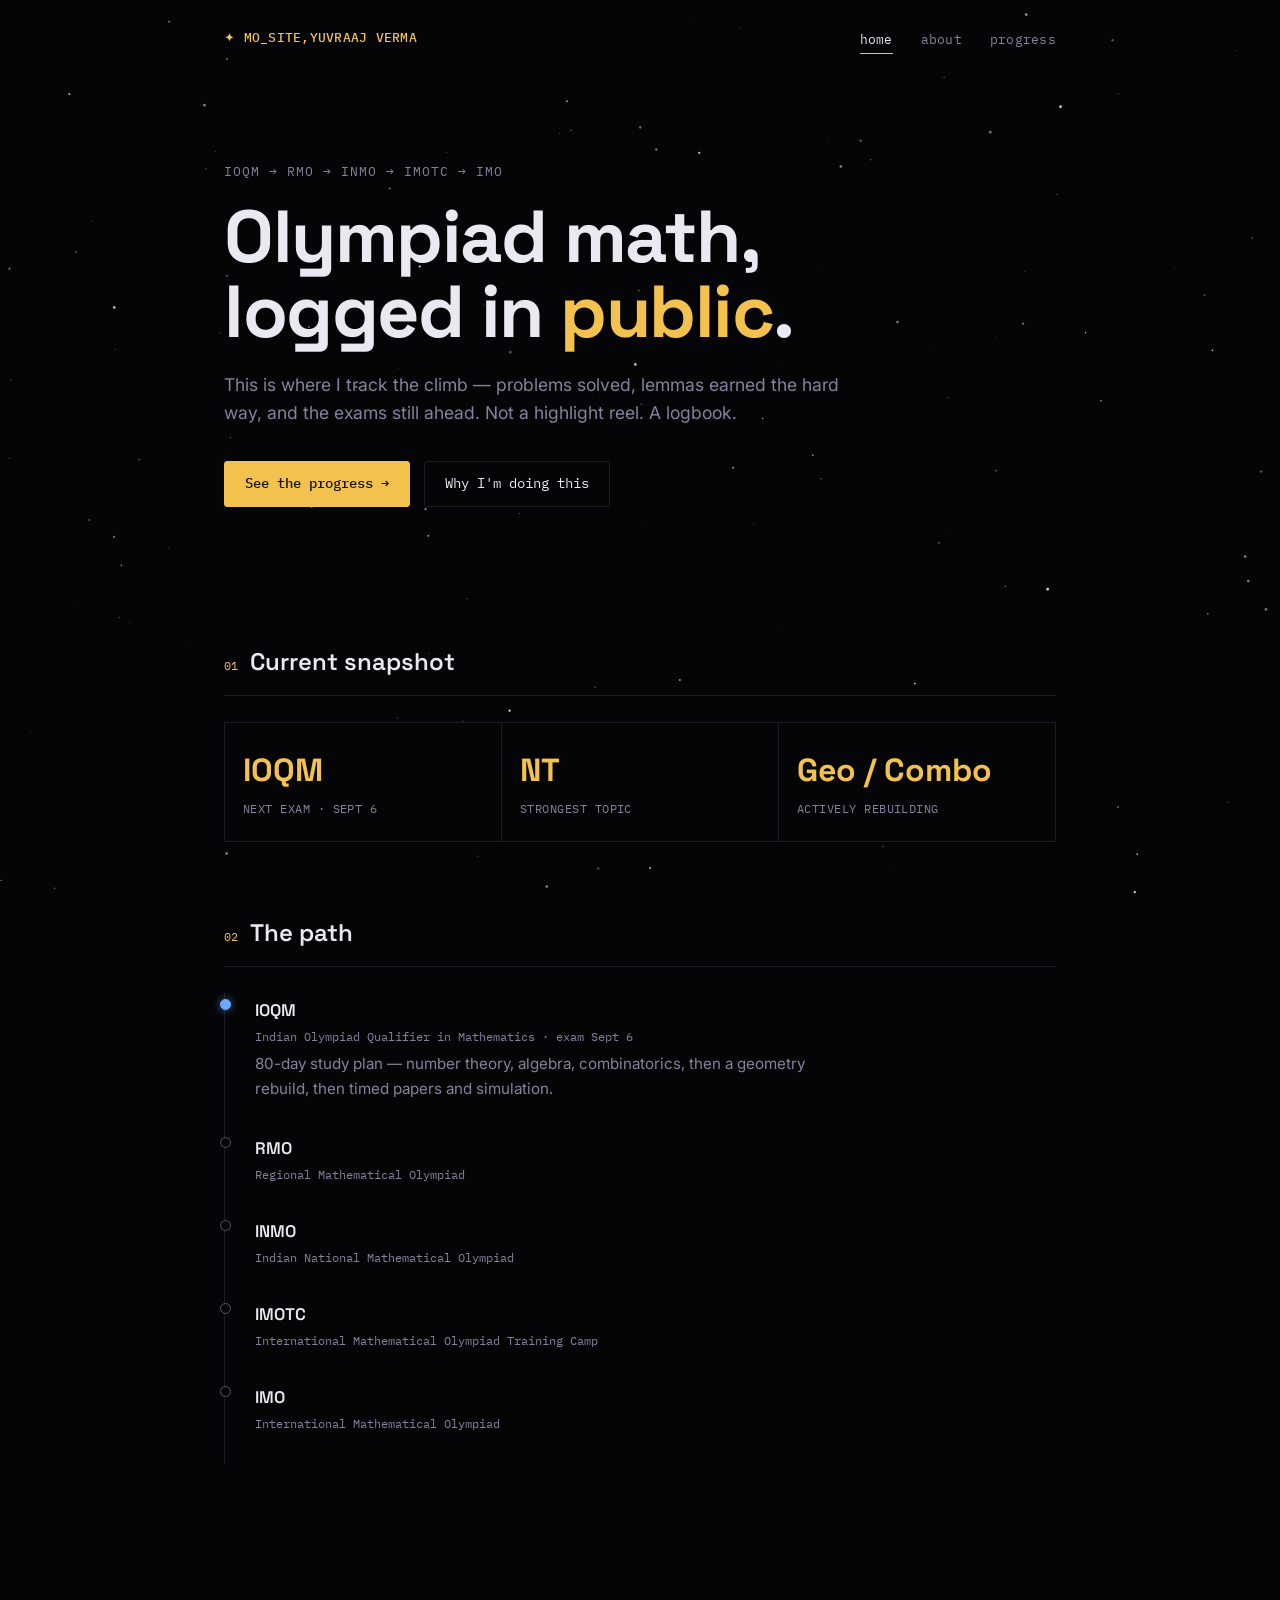
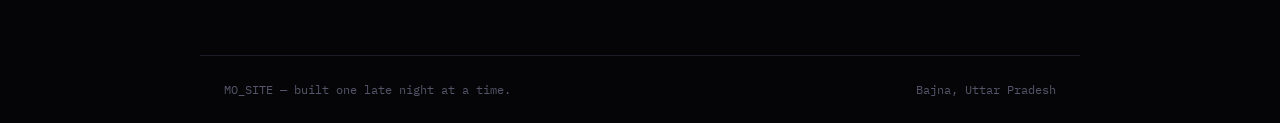
<file: MO_SITE/index.html>
<!DOCTYPE html>
<html lang="en">
<head>
<meta charset="UTF-8">
<meta name="viewport" content="width=device-width, initial-scale=1.0">
<title>MO_SITE — olympiad math, in progress</title>
<meta name="description" content="A running record of one student's climb through IOQM, RMO, INMO and beyond.">
<link rel="stylesheet" href="styles.css">
</head>
<body>

<canvas id="stars" aria-hidden="true"></canvas>

<nav class="constellation-nav">
  <a class="mark" href="index.html">MO_SITE,YUVRAAJ VERMA</a>
  <ul>
    <li><a href="index.html" aria-current="page">home</a></li>
    <li><a href="about.html">about</a></li>
    <li><a href="progress.html">progress</a></li>
  </ul>
</nav>

<main class="shell">

  <section class="hero" style="margin-top:0;">
    <p class="eyebrow">IOQM → RMO → INMO → IMOTC → IMO</p>
    <h1>Olympiad math,<br>logged in <span>public</span>.</h1>
    <p class="lede">This is where I track the climb — problems solved, lemmas earned the hard way, and the exams still ahead. Not a highlight reel. A logbook.</p>
    <div class="actions">
      <a class="btn primary" href="progress.html">See the progress →</a>
      <a class="btn" href="about.html">Why I'm doing this</a>
    </div>
  </section>

  <section aria-labelledby="snapshot-head">
    <div class="section-head">
      <span class="tag">01</span>
      <h2 id="snapshot-head">Current snapshot</h2>
    </div>
    <div class="stat-grid">
      <div class="stat">
        <div class="num">IOQM</div>
        <div class="label">Next exam · Sept 6</div>
      </div>
      <div class="stat">
        <div class="num">NT</div>
        <div class="label">Strongest topic</div>
      </div>
      <div class="stat">
        <div class="num">Geo / Combo</div>
        <div class="label">Actively rebuilding</div>
      </div>
    </div>
  </section>

  <section aria-labelledby="path-head">
    <div class="section-head">
      <span class="tag">02</span>
      <h2 id="path-head">The path</h2>
    </div>
    <ul class="roadmap">
      <li class="active">
        <div class="stage-name">IOQM</div>
        <div class="stage-meta">Indian Olympiad Qualifier in Mathematics · exam Sept 6</div>
        <div class="stage-note">80-day study plan — number theory, algebra, combinatorics, then a geometry rebuild, then timed papers and simulation.</div>
      </li>
      <li>
        <div class="stage-name">RMO</div>
        <div class="stage-meta">Regional Mathematical Olympiad</div>
      </li>
      <li>
        <div class="stage-name">INMO</div>
        <div class="stage-meta">Indian National Mathematical Olympiad</div>
      </li>
      <li>
        <div class="stage-name">IMOTC</div>
        <div class="stage-meta">International Mathematical Olympiad Training Camp</div>
      </li>
      <li>
        <div class="stage-name">IMO</div>
        <div class="stage-meta">International Mathematical Olympiad</div>
      </li>
    </ul>
  </section>

</main>

<footer>
  <span>MO_SITE — built one late night at a time.</span>
  <span>Bajna, Uttar Pradesh</span>
</footer>

<script src="stars.js"></script>
</body>
</html>
</file>
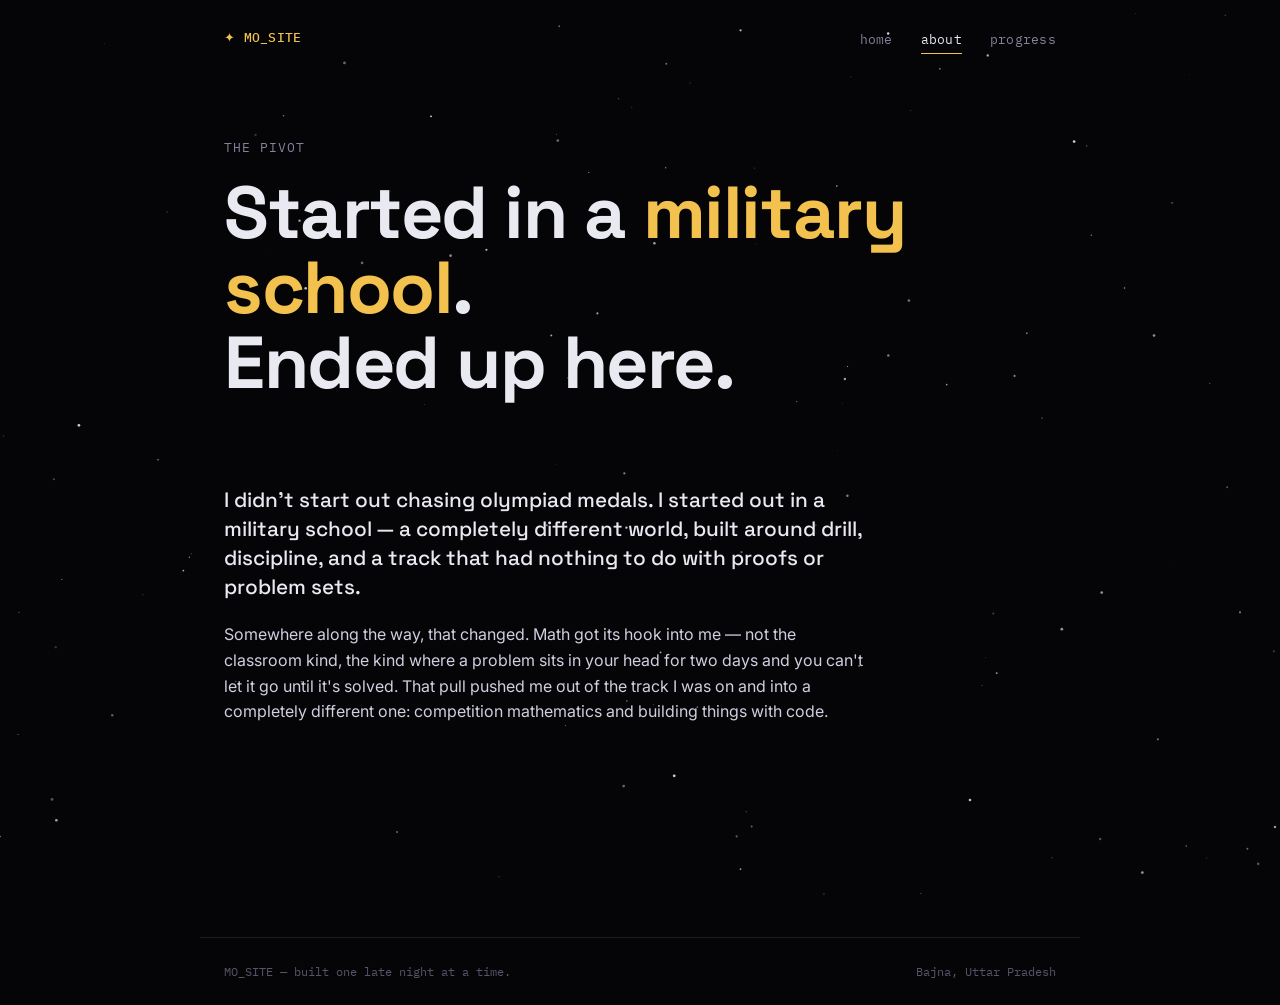
<file: MO_SITE/about.html>
<!DOCTYPE html>
<html lang="en">
<head>
<meta charset="UTF-8">
<meta name="viewport" content="width=device-width, initial-scale=1.0">
<title>About — MO_SITE</title>
<meta name="description" content="From military school to math olympiads: the pivot behind MO_SITE.">
<link rel="stylesheet" href="styles.css">
</head>
<body>

<canvas id="stars" aria-hidden="true"></canvas>

<nav class="constellation-nav">
  <a class="mark" href="index.html">MO_SITE</a>
  <ul>
    <li><a href="index.html">home</a></li>
    <li><a href="about.html" aria-current="page">about</a></li>
    <li><a href="progress.html">progress</a></li>
  </ul>
</nav>

<main class="shell">

  <section class="hero" style="margin-top:0; padding-top:64px;">
    <p class="eyebrow">The pivot</p>
    <h1>Started in a <span>military school</span>.<br>Ended up here.</h1>
  </section>

  <section class="prose" style="margin-top:0;">
    <p class="lead">I didn't start out chasing olympiad medals. I started out in a military school — a completely different world, built around drill, discipline, and a track that had nothing to do with proofs or problem sets.</p>

    <p>Somewhere along the way, that changed. Math got its hook into me — not the classroom kind, the kind where a problem sits in your head for two days and you can't let it go until it's solved. That pull pushed me out of the track I was on and into a completely different one: competition mathematics and building things with code.</p>

  
  </section>

</main>

<footer>
  <span>MO_SITE — built one late night at a time.</span>
  <span>Bajna, Uttar Pradesh</span>
</footer>

<script src="stars.js"></script>
</body>
</html>
</file>
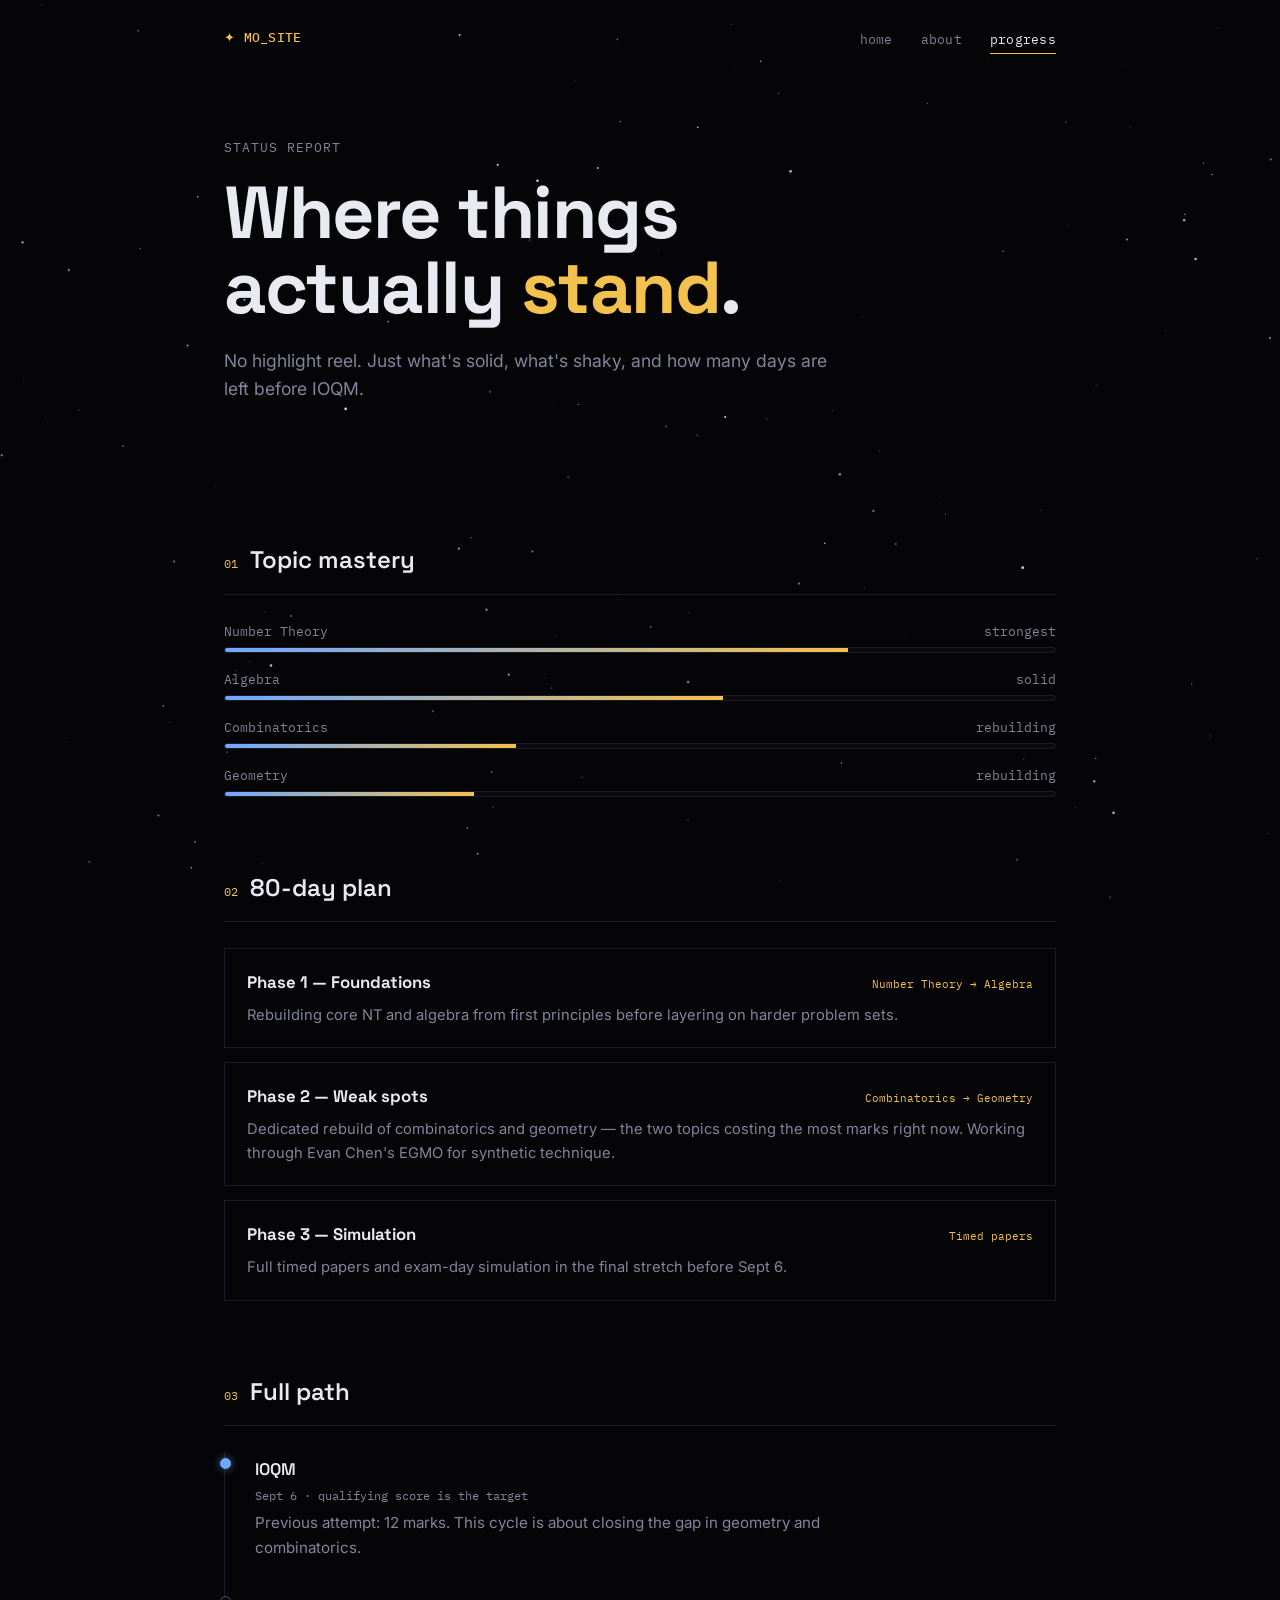
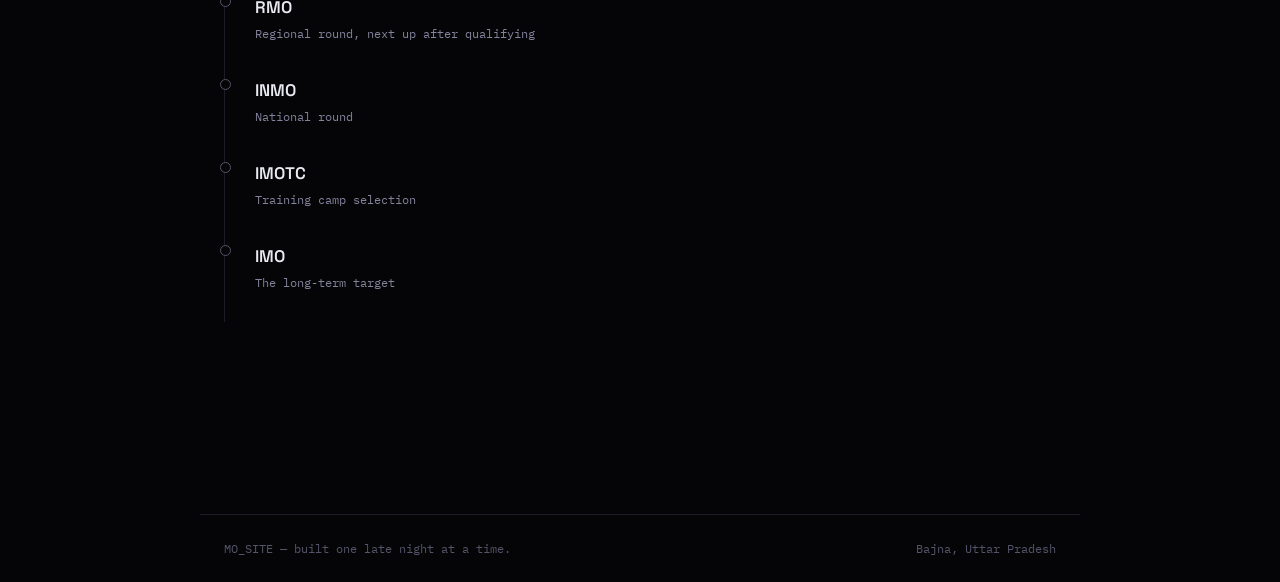
<file: MO_SITE/progress.html>
<!DOCTYPE html>
<html lang="en">
<head>
<meta charset="UTF-8">
<meta name="viewport" content="width=device-width, initial-scale=1.0">
<title>Progress — MO_SITE</title>
<meta name="description" content="Topic-by-topic progress toward IOQM, and what's next on the olympiad path.">
<link rel="stylesheet" href="styles.css">
</head>
<body>

<canvas id="stars" aria-hidden="true"></canvas>

<nav class="constellation-nav">
  <a class="mark" href="index.html">MO_SITE</a>
  <ul>
    <li><a href="index.html">home</a></li>
    <li><a href="about.html">about</a></li>
    <li><a href="progress.html" aria-current="page">progress</a></li>
  </ul>
</nav>

<main class="shell">

  <section class="hero" style="margin-top:0; padding-top:64px; padding-bottom:32px;">
    <p class="eyebrow">Status report</p>
    <h1>Where things<br>actually <span>stand</span>.</h1>
    <p class="lede">No highlight reel. Just what's solid, what's shaky, and how many days are left before IOQM.</p>
  </section>

  <section aria-labelledby="topics-head">
    <div class="section-head">
      <span class="tag">01</span>
      <h2 id="topics-head">Topic mastery</h2>
    </div>
    <div class="topic-bars">
      <div class="topic-bar">
        <div class="row"><span>Number Theory</span><span>strongest</span></div>
        <div class="track"><div class="fill" style="width:75%"></div></div>
      </div>
      <div class="topic-bar">
        <div class="row"><span>Algebra</span><span>solid</span></div>
        <div class="track"><div class="fill" style="width:60%"></div></div>
      </div>
      <div class="topic-bar">
        <div class="row"><span>Combinatorics</span><span>rebuilding</span></div>
        <div class="track"><div class="fill" style="width:35%"></div></div>
      </div>
      <div class="topic-bar">
        <div class="row"><span>Geometry</span><span>rebuilding</span></div>
        <div class="track"><div class="fill" style="width:30%"></div></div>
      </div>
    </div>
  </section>

  <section aria-labelledby="plan-head">
    <div class="section-head">
      <span class="tag">02</span>
      <h2 id="plan-head">80-day plan</h2>
    </div>
    <div class="card-list">
      <div class="card">
        <div class="card-head">
          <h3>Phase 1 — Foundations</h3>
          <span class="status">Number Theory → Algebra</span>
        </div>
        <p>Rebuilding core NT and algebra from first principles before layering on harder problem sets.</p>
      </div>
      <div class="card">
        <div class="card-head">
          <h3>Phase 2 — Weak spots</h3>
          <span class="status">Combinatorics → Geometry</span>
        </div>
        <p>Dedicated rebuild of combinatorics and geometry — the two topics costing the most marks right now. Working through Evan Chen's EGMO for synthetic technique.</p>
      </div>
      <div class="card">
        <div class="card-head">
          <h3>Phase 3 — Simulation</h3>
          <span class="status">Timed papers</span>
        </div>
        <p>Full timed papers and exam-day simulation in the final stretch before Sept 6.</p>
      </div>
    </div>
  </section>

  <section aria-labelledby="path-head">
    <div class="section-head">
      <span class="tag">03</span>
      <h2 id="path-head">Full path</h2>
    </div>
    <ul class="roadmap">
      <li class="active">
        <div class="stage-name">IOQM</div>
        <div class="stage-meta">Sept 6 · qualifying score is the target</div>
        <div class="stage-note">Previous attempt: 12 marks. This cycle is about closing the gap in geometry and combinatorics.</div>
      </li>
      <li><div class="stage-name">RMO</div><div class="stage-meta">Regional round, next up after qualifying</div></li>
      <li><div class="stage-name">INMO</div><div class="stage-meta">National round</div></li>
      <li><div class="stage-name">IMOTC</div><div class="stage-meta">Training camp selection</div></li>
      <li><div class="stage-name">IMO</div><div class="stage-meta">The long-term target</div></li>
    </ul>
  </section>

</main>

<footer>
  <span>MO_SITE — built one late night at a time.</span>
  <span>Bajna, Uttar Pradesh</span>
</footer>

<script src="stars.js"></script>
</body>
</html>
</file>
<file: MO_SITE/styles.css>
/* ==========================================================================
   MO_SITE — shared styles
   Palette:
     --void      #050507  base background, near-pure black
     --ink       #e9e9f2  primary text
     --dim       #83839c  muted text
     --gold      #f2c14e  accent — worked problems / achievement
     --blue      #6fa8ff  accent — links / in-progress
     --line      #1c1c26  hairline borders
   Type:
     display  "Space Grotesk"  — headings, big numbers
     body     "Inter"          — paragraphs, nav, UI
     mono     "IBM Plex Mono"  — scores, dates, tags, code-like labels
   ========================================================================== */

@import url('https://fonts.googleapis.com/css2?family=Space+Grotesk:wght@500;600;700&family=Inter:wght@400;500;600&family=IBM+Plex+Mono:wght@400;500&display=swap');

:root {
  --void: #050507;
  --void-2: #0a0a10;
  --ink: #e9e9f2;
  --dim: #83839c;
  --dim-2: #55556a;
  --gold: #f2c14e;
  --blue: #6fa8ff;
  --line: #1c1c26;
  --max: 880px;
}

* { box-sizing: border-box; }

html {
  scroll-behavior: smooth;
}

body {
  margin: 0;
  background: var(--void);
  color: var(--ink);
  font-family: 'Inter', system-ui, sans-serif;
  font-size: 16px;
  line-height: 1.6;
  -webkit-font-smoothing: antialiased;
}

/* respect reduced motion everywhere */
@media (prefers-reduced-motion: reduce) {
  * { animation: none !important; transition: none !important; }
}

/* ---------- starfield canvas ---------- */
#stars {
  position: fixed;
  inset: 0;
  width: 100%;
  height: 100%;
  z-index: 0;
  pointer-events: none;
}

/* ---------- shell / layout ---------- */
.shell {
  position: relative;
  z-index: 1;
  max-width: var(--max);
  margin: 0 auto;
  padding: 0 24px 96px;
}

/* ---------- nav (constellation) ---------- */
.constellation-nav {
  position: relative;
  z-index: 2;
  display: flex;
  align-items: center;
  justify-content: space-between;
  max-width: var(--max);
  margin: 0 auto;
  padding: 28px 24px 20px;
  font-family: 'IBM Plex Mono', monospace;
  font-size: 13px;
  letter-spacing: 0.02em;
}

.constellation-nav .mark {
  color: var(--gold);
  text-decoration: none;
  font-weight: 500;
}

.constellation-nav .mark::before {
  content: "✦ ";
}

.constellation-nav ul {
  display: flex;
  gap: 28px;
  list-style: none;
  margin: 0;
  padding: 0;
}

.constellation-nav a {
  color: var(--dim);
  text-decoration: none;
  position: relative;
  padding-bottom: 4px;
  transition: color 0.2s ease;
}

.constellation-nav a:hover,
.constellation-nav a[aria-current="page"] {
  color: var(--ink);
}

.constellation-nav a[aria-current="page"]::after {
  content: "";
  position: absolute;
  left: 0; right: 0; bottom: -2px;
  height: 1px;
  background: var(--gold);
}

.constellation-nav a:focus-visible,
a:focus-visible,
button:focus-visible {
  outline: 2px solid var(--gold);
  outline-offset: 3px;
}

/* ---------- hero ---------- */
.hero {
  position: relative;
  z-index: 1;
  padding: 88px 0 64px;
  text-align: left;
}

.hero .eyebrow {
  font-family: 'IBM Plex Mono', monospace;
  font-size: 12.5px;
  color: var(--dim);
  letter-spacing: 0.08em;
  text-transform: uppercase;
  margin: 0 0 18px;
}

.hero h1 {
  font-family: 'Space Grotesk', sans-serif;
  font-weight: 700;
  font-size: clamp(2.6rem, 7vw, 4.6rem);
  line-height: 1.02;
  letter-spacing: -0.02em;
  margin: 0 0 22px;
}

.hero h1 span {
  color: var(--gold);
}

.hero p.lede {
  max-width: 56ch;
  font-size: 1.1rem;
  color: var(--dim);
  margin: 0 0 34px;
}

.hero .actions {
  display: flex;
  gap: 14px;
  flex-wrap: wrap;
}

.btn {
  display: inline-block;
  font-family: 'IBM Plex Mono', monospace;
  font-size: 13.5px;
  text-decoration: none;
  padding: 11px 20px;
  border-radius: 3px;
  border: 1px solid var(--line);
  color: var(--ink);
  transition: border-color 0.2s ease, color 0.2s ease, background 0.2s ease;
}

.btn.primary {
  background: var(--gold);
  color: #16130a;
  border-color: var(--gold);
  font-weight: 500;
}

.btn.primary:hover { background: #ffd873; border-color: #ffd873; }

.btn:not(.primary):hover {
  border-color: var(--dim-2);
  color: var(--gold);
}

/* ---------- sections ---------- */
section {
  position: relative;
  z-index: 1;
  margin-top: 72px;
}

.section-head {
  display: flex;
  align-items: baseline;
  gap: 12px;
  margin-bottom: 26px;
  border-bottom: 1px solid var(--line);
  padding-bottom: 14px;
}

.section-head .tag {
  font-family: 'IBM Plex Mono', monospace;
  font-size: 12px;
  color: var(--gold);
}

.section-head h2 {
  font-family: 'Space Grotesk', sans-serif;
  font-size: 1.5rem;
  font-weight: 600;
  margin: 0;
}

/* ---------- roadmap (constellation path) ---------- */
.roadmap {
  list-style: none;
  margin: 0;
  padding: 0;
  border-left: 1px solid var(--line);
}

.roadmap li {
  position: relative;
  padding: 4px 0 30px 30px;
}

.roadmap li::before {
  content: "";
  position: absolute;
  left: -5px;
  top: 6px;
  width: 9px;
  height: 9px;
  border-radius: 50%;
  background: var(--void);
  border: 1.5px solid var(--dim-2);
}

.roadmap li.done::before {
  background: var(--gold);
  border-color: var(--gold);
  box-shadow: 0 0 8px rgba(242, 193, 78, 0.6);
}

.roadmap li.active::before {
  background: var(--blue);
  border-color: var(--blue);
  box-shadow: 0 0 8px rgba(111, 168, 255, 0.6);
}

.roadmap .stage-name {
  font-family: 'Space Grotesk', sans-serif;
  font-weight: 600;
  font-size: 1.05rem;
}

.roadmap .stage-meta {
  font-family: 'IBM Plex Mono', monospace;
  font-size: 12px;
  color: var(--dim);
  margin-top: 3px;
}

.roadmap .stage-note {
  color: var(--dim);
  font-size: 0.95rem;
  margin-top: 6px;
  max-width: 60ch;
}

/* ---------- stat grid ---------- */
.stat-grid {
  display: grid;
  grid-template-columns: repeat(3, 1fr);
  gap: 1px;
  background: var(--line);
  border: 1px solid var(--line);
}

.stat {
  background: var(--void);
  padding: 22px 18px;
}

.stat .num {
  font-family: 'Space Grotesk', sans-serif;
  font-size: 2rem;
  font-weight: 700;
  color: var(--gold);
}

.stat .label {
  font-family: 'IBM Plex Mono', monospace;
  font-size: 11.5px;
  color: var(--dim);
  text-transform: uppercase;
  letter-spacing: 0.04em;
  margin-top: 4px;
}

@media (max-width: 620px) {
  .stat-grid { grid-template-columns: 1fr; }
}

/* ---------- topic bars ---------- */
.topic-bars {
  display: flex;
  flex-direction: column;
  gap: 16px;
}

.topic-bar .row {
  display: flex;
  justify-content: space-between;
  font-family: 'IBM Plex Mono', monospace;
  font-size: 12.5px;
  color: var(--dim);
  margin-bottom: 6px;
}

.topic-bar .track {
  height: 6px;
  background: var(--void-2);
  border: 1px solid var(--line);
  border-radius: 3px;
  overflow: hidden;
}

.topic-bar .fill {
  height: 100%;
  background: linear-gradient(90deg, var(--blue), var(--gold));
}

/* ---------- prose / about ---------- */
.prose {
  max-width: 64ch;
}

.prose p {
  color: #cfcfe0;
  margin: 0 0 20px;
}

.prose p.lead {
  font-family: 'Space Grotesk', sans-serif;
  font-size: 1.3rem;
  color: var(--ink);
  font-weight: 500;
  line-height: 1.4;
}

.pull {
  border-left: 2px solid var(--gold);
  padding: 4px 0 4px 20px;
  margin: 34px 0;
  font-family: 'Space Grotesk', sans-serif;
  font-size: 1.15rem;
  color: var(--ink);
}

/* ---------- card list (projects) ---------- */
.card-list {
  display: grid;
  gap: 14px;
}

.card {
  border: 1px solid var(--line);
  padding: 20px 22px;
  transition: border-color 0.2s ease;
}

.card:hover { border-color: var(--dim-2); }

.card .card-head {
  display: flex;
  justify-content: space-between;
  align-items: baseline;
  gap: 12px;
}

.card h3 {
  font-family: 'Space Grotesk', sans-serif;
  font-size: 1.05rem;
  margin: 0;
}

.card .status {
  font-family: 'IBM Plex Mono', monospace;
  font-size: 11px;
  color: var(--gold);
  white-space: nowrap;
}

.card p {
  color: var(--dim);
  font-size: 0.92rem;
  margin: 8px 0 0;
}

/* ---------- footer ---------- */
footer {
  position: relative;
  z-index: 1;
  max-width: var(--max);
  margin: 96px auto 0;
  padding: 24px;
  border-top: 1px solid var(--line);
  font-family: 'IBM Plex Mono', monospace;
  font-size: 12px;
  color: var(--dim-2);
  display: flex;
  justify-content: space-between;
  flex-wrap: wrap;
  gap: 8px;
}
</file>
